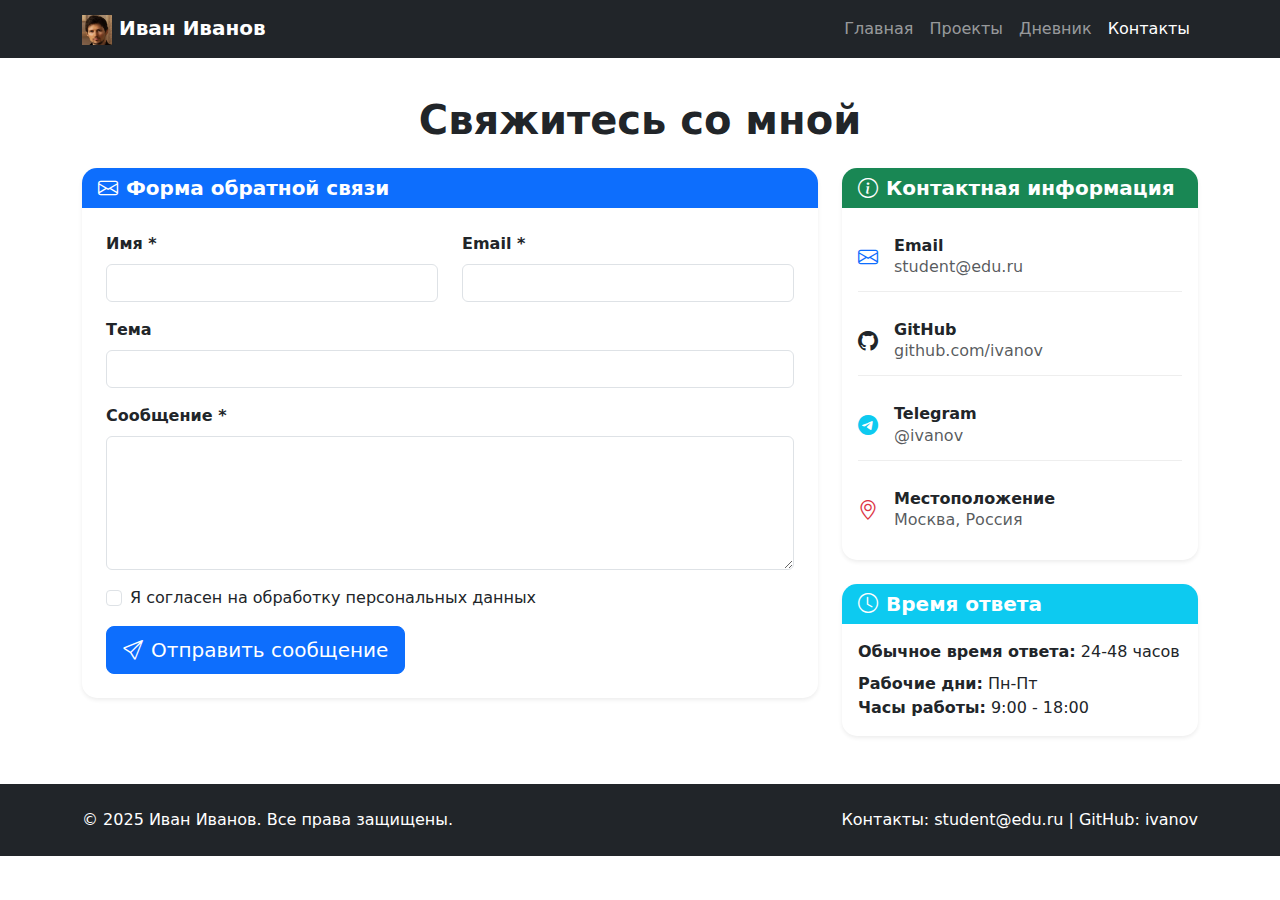
<file: contacts.html>
<!DOCTYPE html>
<html lang="ru">
<head>
    <meta charset="UTF-8">
    <meta name="viewport" content="width=device-width, initial-scale=1.0">
    <title>Портфолио - Контакты</title>
    <link href="https://cdn.jsdelivr.net/npm/bootstrap@5.3.0/dist/css/bootstrap.min.css" rel="stylesheet">
    <link rel="stylesheet" href="styles.css">
</head>
<body>
    <nav class="navbar navbar-expand-lg navbar-dark bg-dark fixed-top">
        <div class="container">
            <a class="navbar-brand" href="index.html">
                <img src="arslan.jpg" alt="Логотип" width="30" height="30">
                Иван Иванов
            </a>
            <button class="navbar-toggler" type="button" data-bs-toggle="collapse" data-bs-target="#navbarNav">
                <span class="navbar-toggler-icon"></span>
            </button>
            <div class="collapse navbar-collapse" id="navbarNav">
                <ul class="navbar-nav ms-auto">
                    <li class="nav-item"><a class="nav-link" href="../index.html">Главная</a></li>
                    <li class="nav-item"><a class="nav-link" href="projects.html">Проекты</a></li>
                    <li class="nav-item"><a class="nav-link" href="diary.html">Дневник</a></li>
                    <li class="nav-item"><a class="nav-link active" href="contacts.html">Контакты</a></li>
                </ul>
            </div>
        </div>
    </nav>

    <div class="container my-5 pt-5">
        <h1 class="text-center mb-4 fw-bold">Свяжитесь со мной</h1>
        
        <div class="row">
            <!-- Форма -->
            <div class="col-lg-8 mb-4">
                <div class="card shadow-sm">
                    <div class="card-header bg-primary text-white">
                        <h5 class="card-title mb-0 fw-bold">
                            <i class="bi bi-envelope me-2"></i>Форма обратной связи
                        </h5>
                    </div>
                    <div class="card-body p-4">
                        <form id="contactForm" novalidate>
                            <div class="row">
                                <div class="col-md-6 mb-3">
                                    <label for="name" class="form-label fw-semibold">Имя *</label>
                                    <input type="text" class="form-control" id="name" required>
                                    <div class="invalid-feedback">Пожалуйста, введите ваше имя.</div>
                                </div>
                                <div class="col-md-6 mb-3">
                                    <label for="email" class="form-label fw-semibold">Email *</label>
                                    <input type="email" class="form-control" id="email" required>
                                    <div class="invalid-feedback">Пожалуйста, введите корректный email.</div>
                                </div>
                            </div>
                            <div class="mb-3">
                                <label for="subject" class="form-label fw-semibold">Тема</label>
                                <input type="text" class="form-control" id="subject">
                            </div>
                            <div class="mb-3">
                                <label for="message" class="form-label fw-semibold">Сообщение *</label>
                                <textarea class="form-control" id="message" rows="5" required></textarea>
                                <div class="invalid-feedback">Пожалуйста, введите ваше сообщение.</div>
                            </div>
                            <div class="form-check mb-3">
                                <input class="form-check-input" type="checkbox" id="agree" required>
                                <label class="form-check-label" for="agree">
                                    Я согласен на обработку персональных данных
                                </label>
                                <div class="invalid-feedback">Необходимо согласие на обработку данных.</div>
                            </div>
                            <button type="submit" class="btn btn-primary btn-lg">
                                <i class="bi bi-send me-2"></i>Отправить сообщение
                            </button>
                        </form>
                    </div>
                </div>
            </div>

            <!-- Контактная информация -->
            <div class="col-lg-4">
                <div class="card shadow-sm mb-4">
                    <div class="card-header bg-success text-white">
                        <h5 class="card-title mb-0 fw-bold">
                            <i class="bi bi-info-circle me-2"></i>Контактная информация
                        </h5>
                    </div>
                    <div class="card-body">
                        <div class="contact-info">
                            <div class="d-flex align-items-center mb-3">
                                <i class="bi bi-envelope text-primary me-3 fs-5"></i>
                                <div>
                                    <h6 class="mb-0 fw-semibold">Email</h6>
                                    <p class="mb-0 text-muted">student@edu.ru</p>
                                </div>
                            </div>
                            
                            <div class="d-flex align-items-center mb-3">
                                <i class="bi bi-github text-dark me-3 fs-5"></i>
                                <div>
                                    <h6 class="mb-0 fw-semibold">GitHub</h6>
                                    <p class="mb-0 text-muted">github.com/ivanov</p>
                                </div>
                            </div>
                            
                            <div class="d-flex align-items-center mb-3">
                                <i class="bi bi-telegram text-info me-3 fs-5"></i>
                                <div>
                                    <h6 class="mb-0 fw-semibold">Telegram</h6>
                                    <p class="mb-0 text-muted">@ivanov</p>
                                </div>
                            </div>
                            
                            <div class="d-flex align-items-center">
                                <i class="bi bi-geo-alt text-danger me-3 fs-5"></i>
                                <div>
                                    <h6 class="mb-0 fw-semibold">Местоположение</h6>
                                    <p class="mb-0 text-muted">Москва, Россия</p>
                                </div>
                            </div>
                        </div>
                    </div>
                </div>

                <!-- Дополнительная информация -->
                <div class="card shadow-sm">
                    <div class="card-header bg-info text-white">
                        <h5 class="card-title mb-0 fw-bold">
                            <i class="bi bi-clock me-2"></i>Время ответа
                        </h5>
                    </div>
                    <div class="card-body">
                        <p class="mb-2"><strong>Обычное время ответа:</strong> 24-48 часов</p>
                        <p class="mb-0"><strong>Рабочие дни:</strong> Пн-Пт</p>
                        <p class="mb-0"><strong>Часы работы:</strong> 9:00 - 18:00</p>
                    </div>
                </div>
            </div>
        </div>
    </div>

    <footer class="bg-dark text-white py-4">
        <div class="container">
            <div class="row align-items-center">
                <div class="col-md-6">
                    <p class="mb-0">&copy; 2025 Иван Иванов. Все права защищены.</p>
                </div>
                <div class="col-md-6 text-md-end">
                    <p class="mb-0">Контакты: student@edu.ru | GitHub: ivanov</p>
                </div>
            </div>
        </div>
    </footer>

    <script src="https://cdn.jsdelivr.net/npm/bootstrap@5.3.0/dist/js/bootstrap.bundle.min.js"></script>
    <link rel="stylesheet" href="https://cdn.jsdelivr.net/npm/bootstrap-icons@1.10.0/font/bootstrap-icons.css">
    <script src="form-validation.js"></script>
</body>
</html>
</file>
<file: styles.css>
/* Дополнительные стили для кастомизации Bootstrap */
:root {
    --bs-purple: #6f42c1;
}

.bg-purple {
    background-color: var(--bs-purple) !important;
}

.text-purple {
    color: var(--bs-purple) !important;
}

.btn-purple {
    background-color: var(--bs-purple);
    border-color: var(--bs-purple);
    color: white;
}

.btn-purple:hover {
    background-color: #5a32a3;
    border-color: #5a32a3;
    color: white;
}

.hero {
    background: linear-gradient(135deg, #007bff 0%, #0056b3 100%);
    padding-top: 100px;
    padding-bottom: 100px;
}

.skill-item {
    margin-bottom: 1.5rem;
}

.project-card {
    transition: all 0.3s ease;
    cursor: pointer;
    border: none;
}

.project-card:hover {
    transform: translateY(-10px);
    box-shadow: 0 10px 25px rgba(0,0,0,0.1) !important;
}

.task-item, .course-item {
    padding: 0.75rem 0;
}

.task-item:last-child, .course-item:last-child {
    border-bottom: none;
}

.contact-info .d-flex {
    padding: 0.75rem 0;
    border-bottom: 1px solid #eee;
}

.contact-info .d-flex:last-child {
    border-bottom: none;
}

/* Иконки проектов */
.project-icon {
    transition: transform 0.3s ease;
}

.project-card:hover .project-icon {
    transform: scale(1.1);
}

/* Навигация */
.navbar-brand {
    font-weight: 600;
}

.nav-link {
    font-weight: 500;
    transition: color 0.3s ease;
}

.nav-link:hover {
    color: #007bff !important;
}

/* Прогресс-бары */
.progress {
    border-radius: 10px;
}

.progress-bar {
    border-radius: 10px;
}

/* Карточки */
.card {
    border: none;
    border-radius: 15px;
}

.card-header {
    border-radius: 15px 15px 0 0 !important;
    border: none;
}

/* Адаптивность */
@media (max-width: 768px) {
    .hero .display-4 {
        font-size: 2rem;
    }
    
    .hero .lead {
        font-size: 1.2rem;
    }
    
    .navbar-brand {
        font-size: 1rem;
    }
    
    .hero {
        padding-top: 120px;
        padding-bottom: 80px;
    }
}

@media (max-width: 576px) {
    .container {
        padding-left: 15px;
        padding-right: 15px;
    }
    
    .hero .display-4 {
        font-size: 1.8rem;
    }
    
    .btn-group .btn {
        font-size: 0.8rem;
        padding: 0.375rem 0.75rem;
    }
}

/* Анимации */
@keyframes fadeIn {
    from {
        opacity: 0;
        transform: translateY(20px);
    }
    to {
        opacity: 1;
        transform: translateY(0);
    }
}

.fade-in {
    animation: fadeIn 0.6s ease-out;
}

/* Улучшения для форм */
.form-control:focus {
    border-color: #007bff;
    box-shadow: 0 0 0 0.2rem rgba(0, 123, 255, 0.25);
}

.form-check-input:checked {
    background-color: #007bff;
    border-color: #007bff;
}

/* Кастомные стили для модальных окон */
.modal-content {
    border: none;
    border-radius: 15px;
}

.modal-header {
    border-radius: 15px 15px 0 0;
    border-bottom: 1px solid #dee2e6;
}

/* Состояния загрузки */
.loading {
    opacity: 0.6;
    pointer-events: none;
}

/* Утилитарные классы */
.text-gradient {
    background: linear-gradient(135deg, #007bff, #0056b3);
    -webkit-background-clip: text;
    -webkit-text-fill-color: transparent;
    background-clip: text;
}

.shadow-custom {
    box-shadow: 0 5px 15px rgba(0,0,0,0.08);
}
</file>
